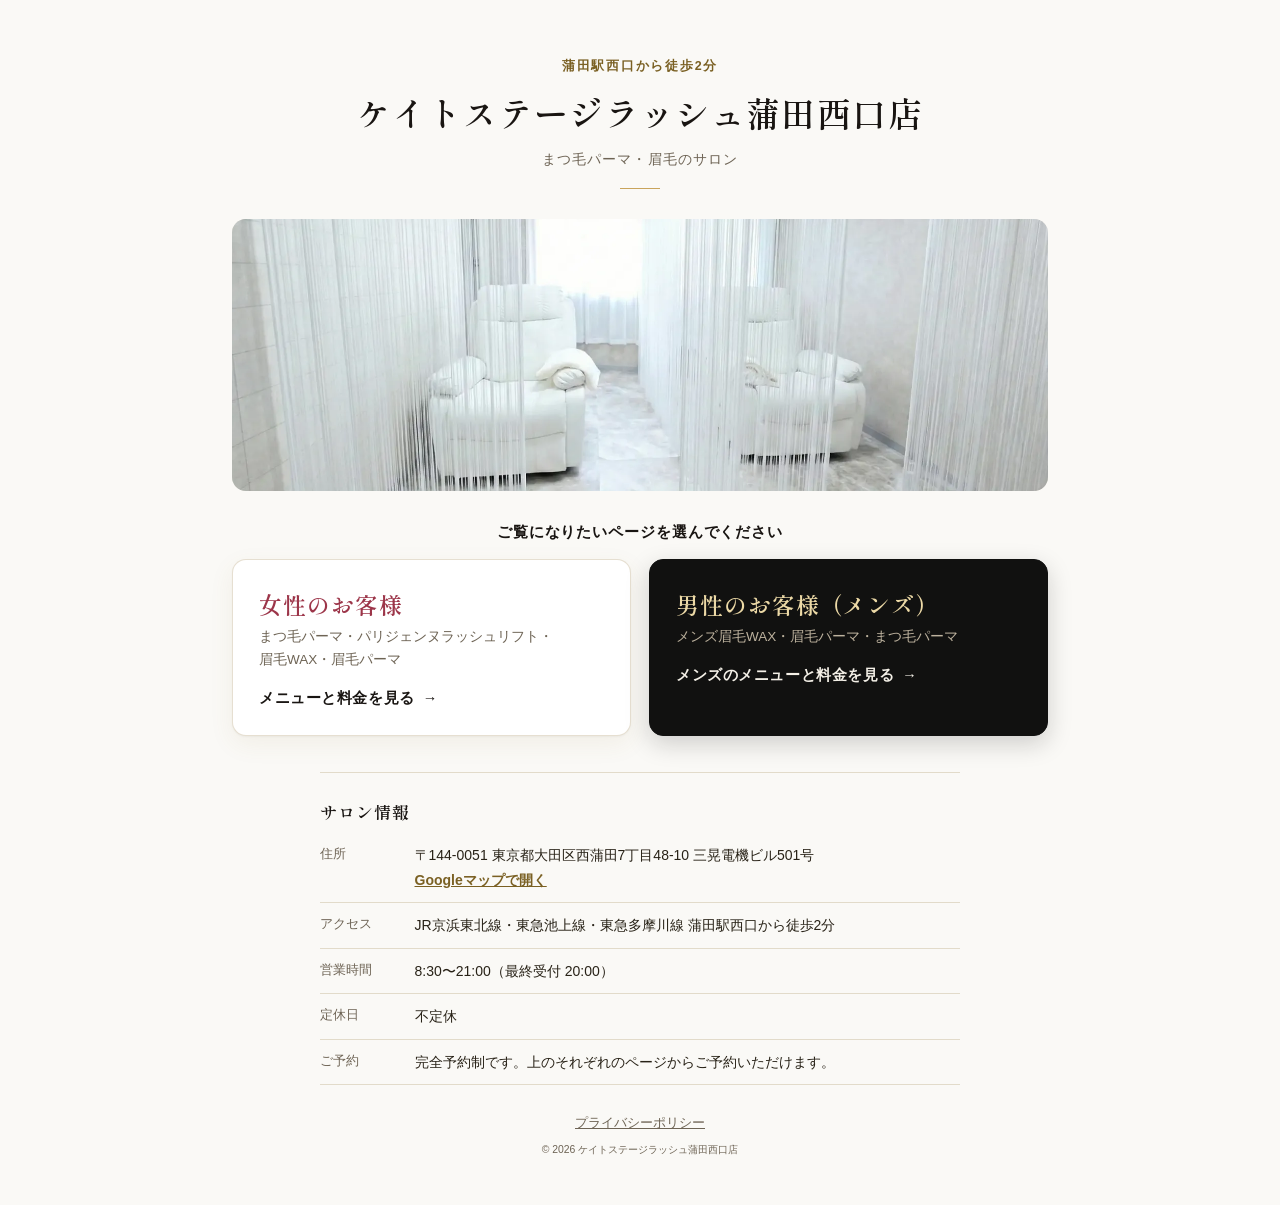
<file: index.html>
<!DOCTYPE html>
<html lang="ja">
<head>
  <meta charset="UTF-8">
  <meta name="viewport" content="width=device-width, initial-scale=1, viewport-fit=cover">
  <meta name="theme-color" content="#FAF9F6">
  <title>ケイトステージラッシュ蒲田西口店｜蒲田駅西口のまつ毛パーマ・眉毛サロン</title>
  <meta name="description" content="蒲田駅西口から徒歩2分のまつ毛パーマ・眉毛サロン、ケイトステージラッシュ蒲田西口店。女性のお客様と男性のお客様（メンズ眉毛）のメニュー・料金はこちらからご覧ください。営業時間 8:30〜21:00（最終受付 20:00）、完全予約制。">
  <meta name="robots" content="index, follow">
  <link rel="canonical" href="https://katestagelash.jp/">

  <!-- SNS で共有された時の表示 -->
  <meta property="og:title" content="ケイトステージラッシュ蒲田西口店｜蒲田駅西口のまつ毛パーマ・眉毛サロン">
  <meta property="og:description" content="蒲田駅西口から徒歩2分。女性のお客様・男性のお客様（メンズ眉毛）のメニューと料金はこちらから。">
  <meta property="og:type" content="website">
  <meta property="og:url" content="https://katestagelash.jp/">
  <meta property="og:image" content="https://katestagelash.jp/assets/og.jpg">
  <meta property="og:image:width" content="1200">
  <meta property="og:image:height" content="630">
  <meta property="og:locale" content="ja_JP">
  <meta name="twitter:card" content="summary_large_image">

  <!-- Google tag (gtag.js)：/Brand/・/KATE-HP/ と同じ GA4 と Google 広告のタグ -->
  <script async src="https://www.googletagmanager.com/gtag/js?id=G-29VF3FWBLH"></script>
  <script>
    window.dataLayer = window.dataLayer || [];
    function gtag(){dataLayer.push(arguments);}
    gtag('js', new Date());

    gtag('config', 'G-29VF3FWBLH');
    gtag('config', 'AW-18561212683');

    /* 入口でどちらのページを選んだかを GA4 にだけ送る（Google 広告には送らない）。
       nav_to は GA4 に登録済みのカスタム ディメンション */
    document.addEventListener('click', function (event) {
      var link = event.target && event.target.closest ? event.target.closest('a[data-choice]') : null;
      if (!link) { return; }
      gtag('event', 'top_choice', {
        nav_to: link.getAttribute('data-choice'),
        send_to: 'G-29VF3FWBLH'
      });
    });
  </script>

  <!-- Microsoft Clarity（/Brand/・/KATE-HP/ と同じプロジェクト。このページは lp=top で区別する） -->
  <script>
    (function(c,l,a,r,i,t,y){
        c[a]=c[a]||function(){(c[a].q=c[a].q||[]).push(arguments)};
        t=l.createElement(r);t.async=1;t.src="https://www.clarity.ms/tag/"+i;
        y=l.getElementsByTagName(r)[0];y.parentNode.insertBefore(t,y);
    })(window, document, "clarity", "script", "zfv01oyk04");
    window.clarity('set', 'lp', 'top');
  </script>

  <!-- 見出しの書体は使う文字だけを読み込む（数KB） -->
  <link rel="preconnect" href="https://fonts.googleapis.com">
  <link rel="preconnect" href="https://fonts.gstatic.com" crossorigin>
  <link rel="stylesheet" href="https://fonts.googleapis.com/css2?family=Shippori+Mincho+B1:wght@600&amp;text=%E3%81%8A%E3%81%8B%E3%81%8C%E3%81%97%E3%81%9B%E3%81%9F%E3%81%A4%E3%81%A7%E3%81%AE%E3%81%BE%E3%82%8A%E3%82%93%E3%82%A4%E3%82%B1%E3%82%B5%E3%82%B7%E3%82%B8%E3%82%B9%E3%82%BA%E3%83%83%E3%83%86%E3%83%88%E3%83%9A%E3%83%A1%E3%83%A5%E3%83%A9%E3%83%AD%E3%83%B3%E3%83%BC%E5%8F%A3%E5%A0%B1%E5%A5%B3%E5%AE%A2%E5%BA%97%E6%80%A7%E6%83%85%E6%8E%A2%E6%A7%98%E7%94%B0%E7%94%B7%E8%92%B2%E8%A5%BF%E8%A6%8B%EF%BC%88%EF%BC%89&amp;display=swap">
  <link rel="stylesheet" href="/assets/site.css">

  <link rel="icon" type="image/svg+xml" href="data:image/svg+xml,<svg xmlns='http://www.w3.org/2000/svg' viewBox='0 0 100 100'><text y='.9em' font-size='90'>👁</text></svg>">
</head>
<body>
  <div class="page">
    <header class="top">
      <p class="top__kicker">蒲田駅西口から徒歩2分</p>
      <h1 class="top__name"><span>ケイトステージラッシュ</span><span>蒲田西口店</span></h1>
      <p class="top__lead">まつ毛パーマ・眉毛のサロン</p>
      <div class="top__rule" aria-hidden="true"></div>
    </header>

    <main>
      <figure class="photo">
        <img src="/assets/salon-800.webp"
             srcset="/assets/salon-800.webp 800w, /assets/salon-1600.webp 1600w"
             sizes="(min-width: 760px) 816px, calc(100vw - 40px)"
             width="1600" height="900"
             alt="店内の様子。白いリクライニングチェアが並ぶ施術スペース"
             fetchpriority="high">
      </figure>

      <section class="choose" aria-labelledby="choose-title">
        <h2 id="choose-title" class="choose__title"><span class="nw">ご覧になりたいページを</span><span class="nw">選んでください</span></h2>
        <div class="choose__list">
          <a class="choice choice--women" href="/Brand/" data-choice="women">
            <span class="choice__who">女性のお客様</span>
            <span class="choice__menu"><span class="nw">まつ毛パーマ・</span><span class="nw">パリジェンヌラッシュリフト・</span><span class="nw">眉毛WAX・</span><span class="nw">眉毛パーマ</span></span>
            <span class="choice__go">メニューと料金を見る<span class="choice__arrow" aria-hidden="true">→</span></span>
          </a>
          <a class="choice choice--men" href="/KATE-HP/" data-choice="men">
            <span class="choice__who"><span class="nw">男性のお客様</span><span class="nw">（メンズ）</span></span>
            <span class="choice__menu"><span class="nw">メンズ眉毛WAX・</span><span class="nw">眉毛パーマ・</span><span class="nw">まつ毛パーマ</span></span>
            <span class="choice__go">メンズのメニューと料金を見る<span class="choice__arrow" aria-hidden="true">→</span></span>
          </a>
        </div>
      </section>

      <section class="info" aria-labelledby="info-title">
        <h2 id="info-title" class="info__title">サロン情報</h2>
        <dl class="info__list">
          <div>
            <dt>住所</dt>
            <dd><span class="nw">〒144-0051</span> <span class="nw">東京都大田区西蒲田</span><span class="nw">7丁目48-10</span> <span class="nw">三晃電機ビル501号</span><br><a href="https://www.google.com/maps/search/?api=1&amp;query=%E6%9D%B1%E4%BA%AC%E9%83%BD%E5%A4%A7%E7%94%B0%E5%8C%BA%E8%A5%BF%E8%92%B2%E7%94%B07-48-10+%E4%B8%89%E6%99%83%E9%9B%BB%E6%A9%9F%E3%83%93%E3%83%AB" target="_blank" rel="noopener">Googleマップで開く</a></dd>
          </div>
          <div>
            <dt>アクセス</dt>
            <dd><span class="nw">JR京浜東北線・</span><span class="nw">東急池上線・</span><span class="nw">東急多摩川線</span> <span class="nw">蒲田駅西口から徒歩2分</span></dd>
          </div>
          <div>
            <dt>営業時間</dt>
            <dd><span class="nw">8:30〜21:00</span><span class="nw">（最終受付 20:00）</span></dd>
          </div>
          <div>
            <dt>定休日</dt>
            <dd>不定休</dd>
          </div>
          <div>
            <dt>ご予約</dt>
            <dd>完全予約制です。上のそれぞれのページからご予約いただけます。</dd>
          </div>
        </dl>
      </section>
    </main>

    <footer class="foot">
      <p><a href="/Brand/privacy.html">プライバシーポリシー</a></p>
      <p><small>&copy; 2026 ケイトステージラッシュ蒲田西口店</small></p>
    </footer>
  </div>
</body>
</html>
</file>
<file: assets/site.css>
/* katestagelash.jp のトップ（入口のページ）と 404 ページのスタイル
   色と書体は /Brand/（生成り・金・ローズ）と /KATE-HP/（黒・真鍮）に合わせています */

:root {
  --paper: #FAF9F6;
  --card: #FFFFFF;
  --ink: #191512;
  --text: #282217;
  --mute: #6E6455;
  --gold: #C9A45C;
  --gold-t: #7A6023;
  --rose: #9C3549;
  --night: #111110;
  --on-night: #F4F0E7;
  --on-night-mute: #BDB29E;
  --brass: #ECD9A6;
  --hair: rgba(143, 111, 46, .22);
  --f-serif: "Shippori Mincho B1", "Hiragino Mincho ProN", "Yu Mincho", "YuMincho", serif;
  --f-sans: "Hiragino Sans", "Hiragino Kaku Gothic ProN", "Yu Gothic", "YuGothic", "Noto Sans JP", Meiryo, sans-serif;
  --radius: 14px;
}

*,
*::before,
*::after {
  box-sizing: border-box;
}

html {
  -webkit-text-size-adjust: 100%;
  text-size-adjust: 100%;
}

body {
  margin: 0;
  background: var(--paper);
  color: var(--text);
  font-family: var(--f-sans);
  font-size: 15px;
  line-height: 1.75;
  -webkit-font-smoothing: antialiased;
}

img {
  display: block;
  max-width: 100%;
  height: auto;
}

a {
  color: inherit;
}

/* メニュー名や住所の途中で折り返さない（区切りの「・」や空白でだけ折り返す） */
.nw {
  display: inline-block;
}

.page {
  max-width: 480px;
  margin: 0 auto;
  padding: 0 20px calc(28px + env(safe-area-inset-bottom));
}

/* 店名 */
.top {
  padding: 30px 0 20px;
  text-align: center;
}

.top__kicker {
  margin: 0 0 10px;
  color: var(--gold-t);
  font-size: 12.5px;
  font-weight: 700;
  letter-spacing: .14em;
}

.top__name {
  margin: 0;
  color: var(--ink);
  font-family: var(--f-serif);
  font-weight: 600;
  font-size: clamp(23px, 6.4vw, 34px);
  line-height: 1.45;
  letter-spacing: .04em;
}

/* 「ケイトステージラッシュ」と「蒲田西口店」の間でだけ折り返す */
.top__name span {
  display: inline-block;
}

.top__lead {
  margin: 10px 0 0;
  color: var(--mute);
  font-size: 14px;
  letter-spacing: .08em;
}

.top__rule {
  width: 40px;
  height: 1px;
  margin: 16px auto 0;
  background: var(--gold);
}

/* 店内の写真（スマホでも2つの入口がすぐ見えるよう、横長に切り出す） */
.photo {
  margin: 0;
  overflow: hidden;
  border-radius: var(--radius);
  aspect-ratio: 2 / 1;
  background: #ECE8DF;
}

.photo img {
  width: 100%;
  height: 100%;
  object-fit: cover;
  object-position: 50% 55%;
}

/* ページを選ぶ */
.choose {
  margin: 28px 0 0;
}

.choose__title {
  margin: 0 0 14px;
  color: var(--ink);
  font-size: 15px;
  font-weight: 700;
  letter-spacing: .06em;
  text-align: center;
}

.choose__list {
  display: grid;
  gap: 14px;
}

.choice {
  display: block;
  padding: 22px 20px 20px;
  border-radius: var(--radius);
  text-decoration: none;
  transition: transform .2s ease, box-shadow .2s ease;
}

.choice--women {
  background: var(--card);
  border: 1px solid var(--hair);
  box-shadow: 0 1px 2px rgba(25, 21, 18, .04), 0 8px 24px rgba(143, 111, 46, .08);
}

.choice--men {
  background: var(--night);
  border: 1px solid var(--night);
  color: var(--on-night);
  box-shadow: 0 8px 24px rgba(17, 17, 16, .18);
}

.choice__who {
  display: block;
  font-family: var(--f-serif);
  font-weight: 600;
  font-size: 21px;
  line-height: 1.4;
  letter-spacing: .04em;
}

.choice--women .choice__who {
  color: var(--rose);
}

.choice--men .choice__who {
  color: var(--brass);
}

.choice__menu {
  display: block;
  margin-top: 6px;
  font-size: 13.5px;
  line-height: 1.7;
}

.choice--women .choice__menu {
  color: var(--mute);
}

.choice--men .choice__menu {
  color: var(--on-night-mute);
}

.choice__go {
  display: inline-flex;
  align-items: center;
  gap: 8px;
  margin-top: 14px;
  font-size: 14.5px;
  font-weight: 700;
  letter-spacing: .04em;
}

.choice--women .choice__go {
  color: var(--ink);
}

.choice--men .choice__go {
  color: var(--on-night);
}

.choice__arrow {
  transition: transform .2s ease;
}

@media (hover: hover) {
  .choice:hover {
    transform: translateY(-2px);
  }

  .choice:hover .choice__arrow {
    transform: translateX(4px);
  }
}

.choice:focus-visible,
.info a:focus-visible,
.foot a:focus-visible,
.back a:focus-visible {
  outline: 3px solid var(--gold);
  outline-offset: 3px;
}

/* サロン情報 */
.info {
  margin: 36px 0 0;
  padding-top: 24px;
  border-top: 1px solid var(--hair);
}

.info__title {
  margin: 0 0 6px;
  color: var(--ink);
  font-family: var(--f-serif);
  font-weight: 600;
  font-size: 17px;
  letter-spacing: .06em;
}

.info__list {
  margin: 0;
}

.info__list div {
  display: grid;
  grid-template-columns: 5.5em 1fr;
  gap: 4px 12px;
  padding: 10px 0;
  border-bottom: 1px solid var(--hair);
}

.info__list dt {
  color: var(--mute);
  font-size: 13px;
}

.info__list dd {
  margin: 0;
  font-size: 14px;
}

.info__list a {
  color: var(--gold-t);
  font-weight: 700;
}

/* フッター */
.foot {
  margin-top: 28px;
  color: var(--mute);
  font-size: 12.5px;
  text-align: center;
}

.foot p {
  margin: 4px 0;
}

.foot a {
  color: var(--mute);
}

/* 404 ページ */
.top--404 .top__name {
  font-size: clamp(20px, 5.6vw, 28px);
}

.back {
  margin: 24px 0 0;
  font-size: 14px;
  text-align: center;
}

.back a {
  color: var(--gold-t);
  font-weight: 700;
}

@media (min-width: 760px) {
  .page {
    max-width: 880px;
    padding: 0 32px 40px;
  }

  .top {
    padding: 56px 0 30px;
  }

  .photo {
    aspect-ratio: 3 / 1;
  }

  .choose__list {
    grid-template-columns: 1fr 1fr;
    gap: 18px;
  }

  .choice {
    padding: 28px 26px 24px;
  }

  .choice__who {
    font-size: 23px;
  }

  .info {
    max-width: 640px;
    margin-right: auto;
    margin-left: auto;
  }
}

@media (prefers-reduced-motion: reduce) {
  .choice,
  .choice__arrow {
    transition: none;
  }

  .choice:hover,
  .choice:hover .choice__arrow {
    transform: none;
  }
}
</file>
